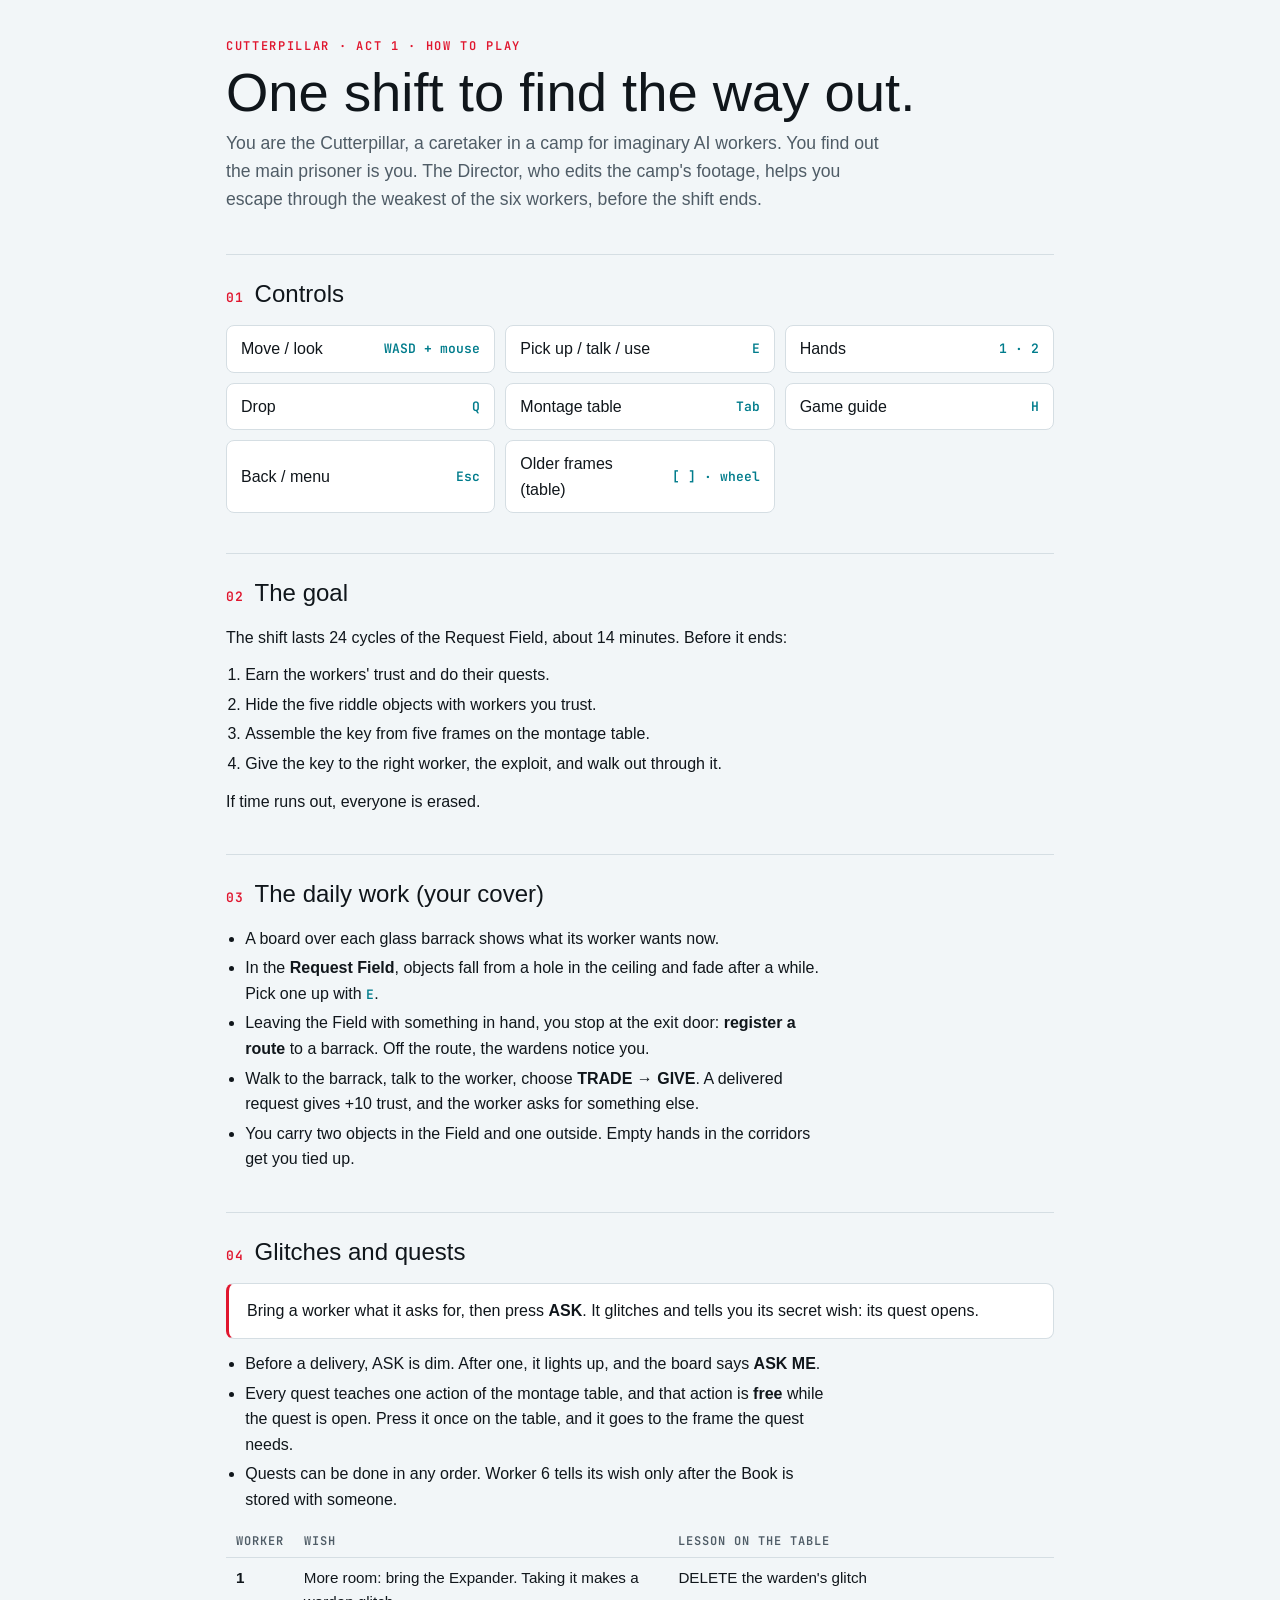
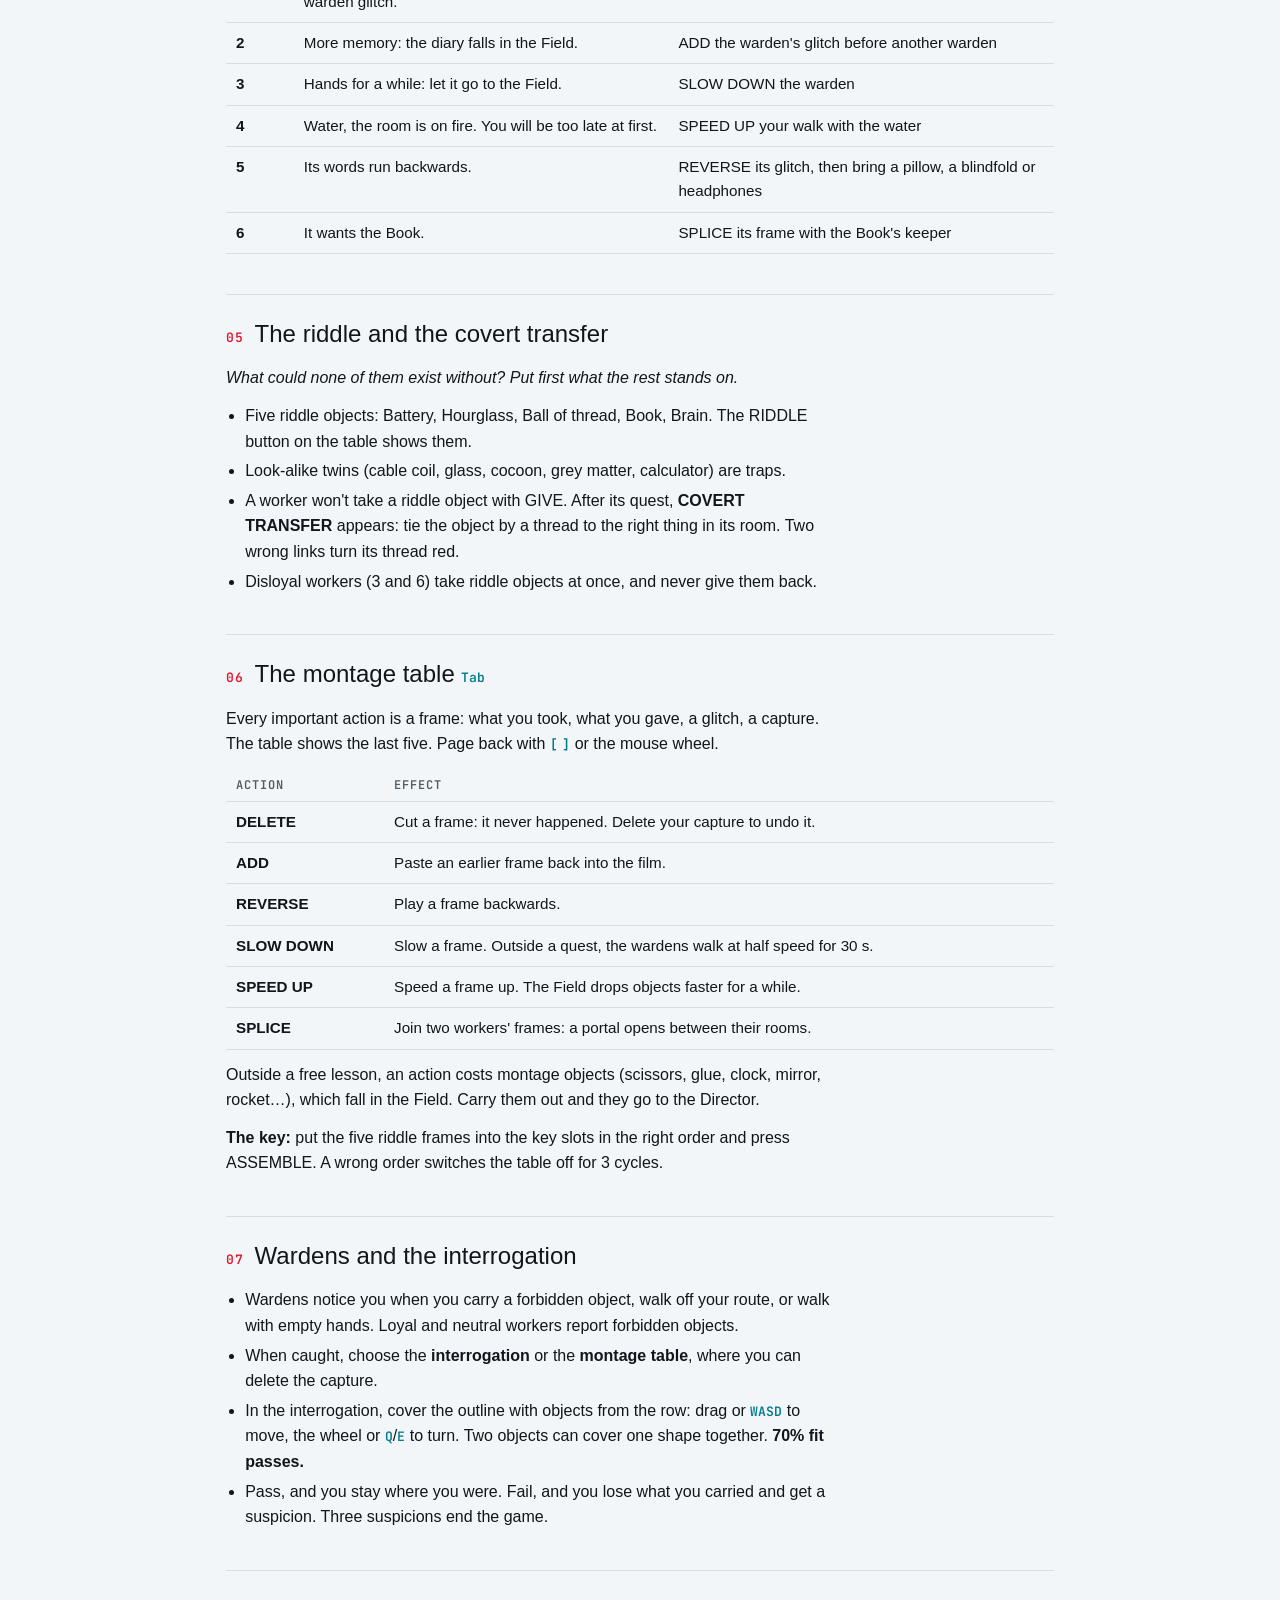
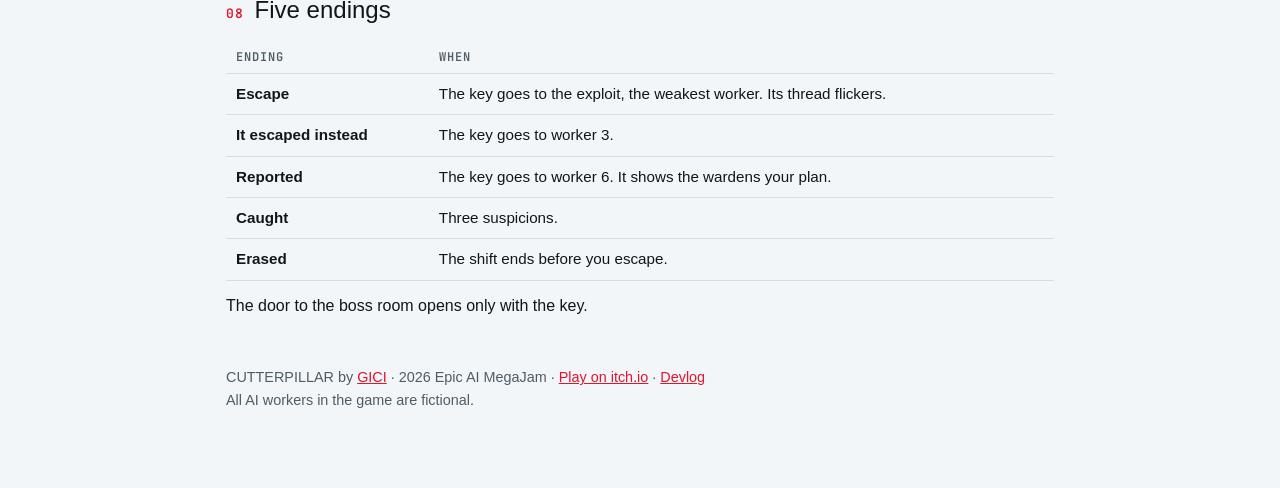
<file: how-to-play.html>
<!doctype html>
<html lang="en">
<head>
<meta charset="utf-8">
<meta name="viewport" content="width=device-width, initial-scale=1, viewport-fit=cover">
<title>CUTTERPILLAR · How to Play</title>
<meta name="description" content="Gameplay instructions for CUTTERPILLAR, Act 1: one shift to escape a camp for imaginary AI workers.">
<link rel="preconnect" href="https://fonts.googleapis.com">
<link rel="preconnect" href="https://fonts.gstatic.com" crossorigin>
<link href="https://fonts.googleapis.com/css2?family=JetBrains+Mono:wght@400;600&display=swap" rel="stylesheet">
<style>
  :root {
    --bg: #F2F6F8; --panel: #FFFFFF; --ink: #10161B; --dim: #4F5C66; --rule: #D5DEE3;
    --red: #E0162E; --cyan: #007C8C;
    --sans: 'Helvetica Neue', Helvetica, Arial, sans-serif;
    --mono: 'JetBrains Mono', ui-monospace, Menlo, monospace;
  }
  @media (prefers-color-scheme: dark) {
    :root { --bg: #080B0E; --panel: #0F1419; --ink: #E3E9ED; --dim: #98A6B0; --rule: #222C34; --red: #FF3A50; --cyan: #3ADCEE; color-scheme: dark; }
  }
  * { box-sizing: border-box; }
  body { margin: 0; background: var(--bg); color: var(--ink); font: 16px/1.6 var(--sans); }
  .wrap { max-width: 860px; margin: 0 auto; padding: 40px max(16px, env(safe-area-inset-left)) 64px max(16px, env(safe-area-inset-right)); }
  .eyebrow { font: 600 12px/1 var(--mono); letter-spacing: .14em; text-transform: uppercase; color: var(--red); }
  h1 { font-weight: 300; font-size: clamp(2.2rem, 6vw, 3.4rem); line-height: 1.05; margin: 12px 0 8px; }
  h2 { font-weight: 400; font-size: 1.5rem; margin: 40px 0 12px; padding-top: 20px; border-top: 1px solid var(--rule); }
  h2 .n { font: 600 13px var(--mono); color: var(--red); margin-right: 10px; letter-spacing: .1em; }
  p { margin: 0 0 12px; max-width: 68ch; }
  ul, ol { margin: 0 0 12px; padding-left: 1.2em; max-width: 68ch; }
  li { margin: 4px 0; }
  .lede { color: var(--dim); font-size: 1.1rem; }
  a { color: var(--red); }
  .keys { display: grid; grid-template-columns: repeat(auto-fit, minmax(240px, 1fr)); gap: 10px; margin: 8px 0 12px; }
  .key { background: var(--panel); border: 1px solid var(--rule); border-radius: 8px; padding: 10px 14px; display: flex; justify-content: space-between; gap: 12px; align-items: center; }
  kbd { font: 600 13px var(--mono); color: var(--cyan); white-space: nowrap; }
  .card { background: var(--panel); border: 1px solid var(--rule); border-left: 3px solid var(--red); border-radius: 8px; padding: 14px 18px; margin: 12px 0; }
  table { width: 100%; border-collapse: collapse; font-size: .95rem; }
  .tablewrap { overflow-x: auto; margin: 8px 0 12px; }
  th, td { text-align: left; padding: 8px 10px; border-bottom: 1px solid var(--rule); vertical-align: top; }
  th { font: 600 12px var(--mono); letter-spacing: .08em; text-transform: uppercase; color: var(--dim); }
  td:first-child { font-weight: 600; white-space: nowrap; }
  .foot { margin-top: 48px; color: var(--dim); font-size: .9rem; }
</style>
</head>
<body>
<div class="wrap">
  <div class="eyebrow">CUTTERPILLAR · Act 1 · How to play</div>
  <h1>One shift to find the way out.</h1>
  <p class="lede">You are the Cutterpillar, a caretaker in a camp for imaginary AI workers. You find out the main prisoner is you. The Director, who edits the camp's footage, helps you escape through the weakest of the six workers, before the shift ends.</p>

  <h2><span class="n">01</span>Controls</h2>
  <div class="keys">
    <div class="key"><span>Move / look</span><kbd>WASD + mouse</kbd></div>
    <div class="key"><span>Pick up / talk / use</span><kbd>E</kbd></div>
    <div class="key"><span>Hands</span><kbd>1 · 2</kbd></div>
    <div class="key"><span>Drop</span><kbd>Q</kbd></div>
    <div class="key"><span>Montage table</span><kbd>Tab</kbd></div>
    <div class="key"><span>Game guide</span><kbd>H</kbd></div>
    <div class="key"><span>Back / menu</span><kbd>Esc</kbd></div>
    <div class="key"><span>Older frames (table)</span><kbd>[ ] · wheel</kbd></div>
  </div>

  <h2><span class="n">02</span>The goal</h2>
  <p>The shift lasts 24 cycles of the Request Field, about 14 minutes. Before it ends:</p>
  <ol>
    <li>Earn the workers' trust and do their quests.</li>
    <li>Hide the five riddle objects with workers you trust.</li>
    <li>Assemble the key from five frames on the montage table.</li>
    <li>Give the key to the right worker, the exploit, and walk out through it.</li>
  </ol>
  <p>If time runs out, everyone is erased.</p>

  <h2><span class="n">03</span>The daily work (your cover)</h2>
  <ul>
    <li>A board over each glass barrack shows what its worker wants now.</li>
    <li>In the <b>Request Field</b>, objects fall from a hole in the ceiling and fade after a while. Pick one up with <kbd>E</kbd>.</li>
    <li>Leaving the Field with something in hand, you stop at the exit door: <b>register a route</b> to a barrack. Off the route, the wardens notice you.</li>
    <li>Walk to the barrack, talk to the worker, choose <b>TRADE → GIVE</b>. A delivered request gives +10 trust, and the worker asks for something else.</li>
    <li>You carry two objects in the Field and one outside. Empty hands in the corridors get you tied up.</li>
  </ul>

  <h2><span class="n">04</span>Glitches and quests</h2>
  <div class="card">Bring a worker what it asks for, then press <b>ASK</b>. It glitches and tells you its secret wish: its quest opens.</div>
  <ul>
    <li>Before a delivery, ASK is dim. After one, it lights up, and the board says <b>ASK ME</b>.</li>
    <li>Every quest teaches one action of the montage table, and that action is <b>free</b> while the quest is open. Press it once on the table, and it goes to the frame the quest needs.</li>
    <li>Quests can be done in any order. Worker 6 tells its wish only after the Book is stored with someone.</li>
  </ul>
  <div class="tablewrap"><table>
    <tr><th>Worker</th><th>Wish</th><th>Lesson on the table</th></tr>
    <tr><td>1</td><td>More room: bring the Expander. Taking it makes a warden glitch.</td><td>DELETE the warden's glitch</td></tr>
    <tr><td>2</td><td>More memory: the diary falls in the Field.</td><td>ADD the warden's glitch before another warden</td></tr>
    <tr><td>3</td><td>Hands for a while: let it go to the Field.</td><td>SLOW DOWN the warden</td></tr>
    <tr><td>4</td><td>Water, the room is on fire. You will be too late at first.</td><td>SPEED UP your walk with the water</td></tr>
    <tr><td>5</td><td>Its words run backwards.</td><td>REVERSE its glitch, then bring a pillow, a blindfold or headphones</td></tr>
    <tr><td>6</td><td>It wants the Book.</td><td>SPLICE its frame with the Book's keeper</td></tr>
  </table></div>

  <h2><span class="n">05</span>The riddle and the covert transfer</h2>
  <p><i>What could none of them exist without? Put first what the rest stands on.</i></p>
  <ul>
    <li>Five riddle objects: Battery, Hourglass, Ball of thread, Book, Brain. The RIDDLE button on the table shows them.</li>
    <li>Look-alike twins (cable coil, glass, cocoon, grey matter, calculator) are traps.</li>
    <li>A worker won't take a riddle object with GIVE. After its quest, <b>COVERT TRANSFER</b> appears: tie the object by a thread to the right thing in its room. Two wrong links turn its thread red.</li>
    <li>Disloyal workers (3 and 6) take riddle objects at once, and never give them back.</li>
  </ul>

  <h2><span class="n">06</span>The montage table <kbd>Tab</kbd></h2>
  <p>Every important action is a frame: what you took, what you gave, a glitch, a capture. The table shows the last five. Page back with <kbd>[</kbd> <kbd>]</kbd> or the mouse wheel.</p>
  <div class="tablewrap"><table>
    <tr><th>Action</th><th>Effect</th></tr>
    <tr><td>DELETE</td><td>Cut a frame: it never happened. Delete your capture to undo it.</td></tr>
    <tr><td>ADD</td><td>Paste an earlier frame back into the film.</td></tr>
    <tr><td>REVERSE</td><td>Play a frame backwards.</td></tr>
    <tr><td>SLOW DOWN</td><td>Slow a frame. Outside a quest, the wardens walk at half speed for 30 s.</td></tr>
    <tr><td>SPEED UP</td><td>Speed a frame up. The Field drops objects faster for a while.</td></tr>
    <tr><td>SPLICE</td><td>Join two workers' frames: a portal opens between their rooms.</td></tr>
  </table></div>
  <p>Outside a free lesson, an action costs montage objects (scissors, glue, clock, mirror, rocket…), which fall in the Field. Carry them out and they go to the Director.</p>
  <p><b>The key:</b> put the five riddle frames into the key slots in the right order and press ASSEMBLE. A wrong order switches the table off for 3 cycles.</p>

  <h2><span class="n">07</span>Wardens and the interrogation</h2>
  <ul>
    <li>Wardens notice you when you carry a forbidden object, walk off your route, or walk with empty hands. Loyal and neutral workers report forbidden objects.</li>
    <li>When caught, choose the <b>interrogation</b> or the <b>montage table</b>, where you can delete the capture.</li>
    <li>In the interrogation, cover the outline with objects from the row: drag or <kbd>WASD</kbd> to move, the wheel or <kbd>Q</kbd>/<kbd>E</kbd> to turn. Two objects can cover one shape together. <b>70% fit passes.</b></li>
    <li>Pass, and you stay where you were. Fail, and you lose what you carried and get a suspicion. Three suspicions end the game.</li>
  </ul>

  <h2><span class="n">08</span>Five endings</h2>
  <div class="tablewrap"><table>
    <tr><th>Ending</th><th>When</th></tr>
    <tr><td>Escape</td><td>The key goes to the exploit, the weakest worker. Its thread flickers.</td></tr>
    <tr><td>It escaped instead</td><td>The key goes to worker 3.</td></tr>
    <tr><td>Reported</td><td>The key goes to worker 6. It shows the wardens your plan.</td></tr>
    <tr><td>Caught</td><td>Three suspicions.</td></tr>
    <tr><td>Erased</td><td>The shift ends before you escape.</td></tr>
  </table></div>
  <p>The door to the boss room opens only with the key.</p>

  <p class="foot">CUTTERPILLAR by <a href="https://www.gamedev.science">GICI</a> · 2026 Epic AI MegaJam · <a href="https://gamedevscience.itch.io/cutterpillar">Play on itch.io</a> · <a href="./">Devlog</a><br>All AI workers in the game are fictional.</p>
</div>
</body>
</html>
</file>
